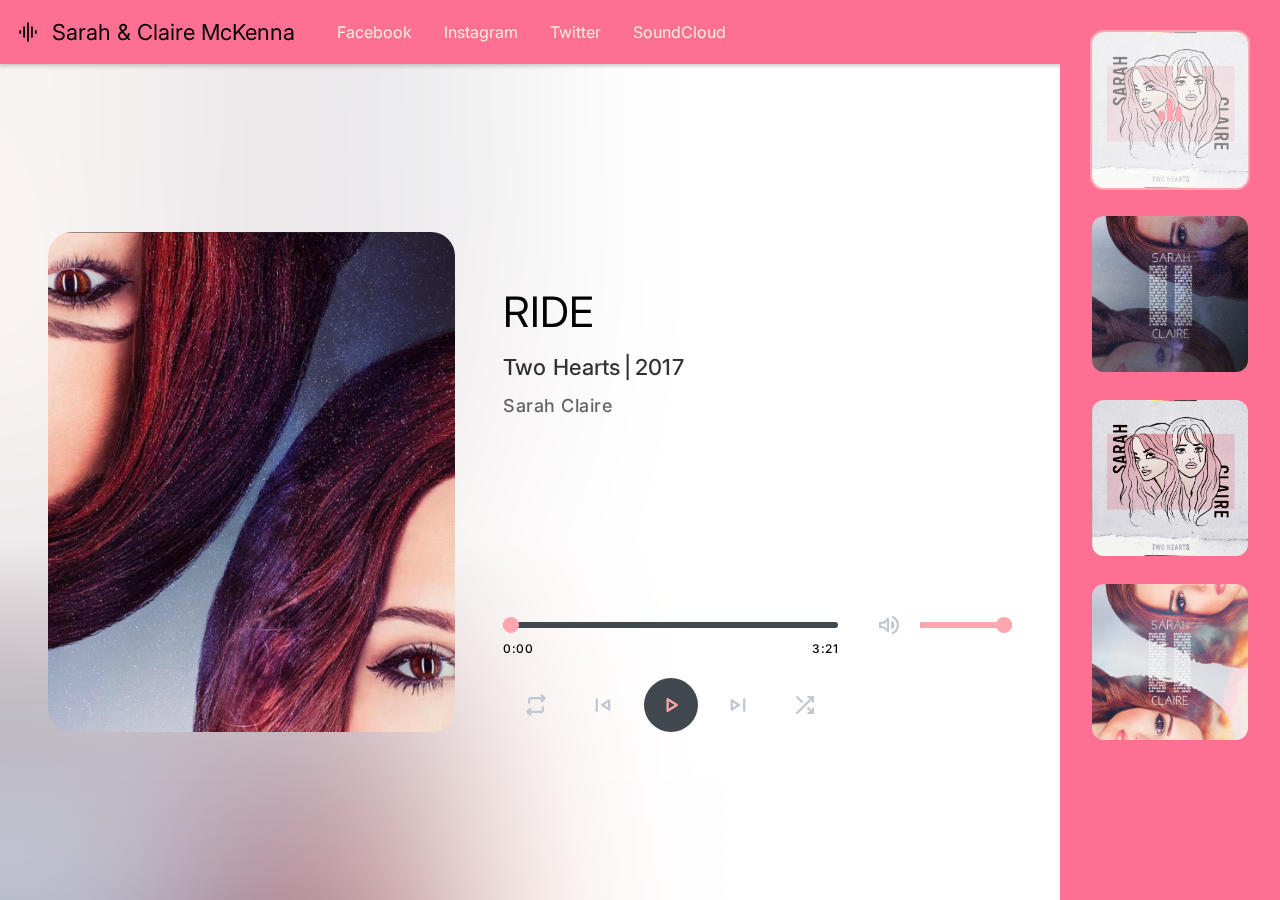
<file: index.html>
<!DOCTYPE html>
<html lang="en">

<head>
  <!-- Google tag (gtag.js) -->
<script async src="https://www.googletagmanager.com/gtag/js?id=G-EVF34K0BDH"></script>
<script>
  window.dataLayer = window.dataLayer || [];
  function gtag(){dataLayer.push(arguments);}
  gtag('js', new Date());

  gtag('config', 'G-EVF34K0BDH');
</script>
  <meta charset="UTF-8">
  <meta http-equiv="X-UA-Compatible" content="IE=edge">
  <meta name="viewport" content="width=device-width, initial-scale=1.0">
  <!-- favicon -->
  <link rel="apple-touch-icon" sizes="180x180" href="/apple-touch-icon.png">
  <link rel="icon" type="image/png" sizes="32x32" href="/favicon-32x32.png">
  <link rel="icon" type="image/png" sizes="16x16" href="/favicon-16x16.png">
  <link rel="manifest" href="/site.webmanifest">
  <link rel="mask-icon" href="/safari-pinned-tab.svg" color="#5bbad5">
  <meta name="msapplication-TileColor" content="#da532c">
  <meta name="theme-color" content="#ffffff">

  <!-- 
    - primary meta tags
  -->
  <title>Sarah Claire Music - The McKenna Sisters - NYC - New York - Astoria</title>
  <meta name="title" content="Music Player">
  <meta name="description" content="Official Music Site for Sarah and Claire McKenna, two sisters from Astoria, New York">
  <meta name="keywords" content="Claire McKenna Death Queens Astoria New York" />
  <!-- 
    - google font link
  -->
  <link rel="preconnect" href="https://fonts.googleapis.com">
  <link rel="preconnect" href="https://fonts.gstatic.com" crossorigin>
  <link href="https://fonts.googleapis.com/css2?family=Inter:wght@400;500&display=swap" rel="stylesheet">

  <!-- 
    - material icon font
  -->
  <link rel="stylesheet"
    href="https://fonts.googleapis.com/css2?family=Material+Symbols+Rounded:opsz,wght,FILL,GRAD@24,400,0,-25" />

  <!-- 
    - custom css link
  -->
  <link rel="stylesheet" href="./assets/css/style.css">

</head>

<body>

  <!-- 
    - #TOP APP BAR
  -->

  <div class="top-bar wrapper">

    <div class="logo wrapper">
      <span class="material-symbols-rounded">graphic_eq</span>

      <h1 class="title-lg" style="margin-right: 20px;">Sarah & Claire McKenna</h1>

      <div class="navbar" style="display: none;" >
        <a href="https://www.facebook.com/sarahclairemusic">Facebook</a>
      </div>
      
      <div class="navbar" style="display: none;">
        <a href="https://www.instagram.com/sarahclairemusic/">Instagram</a>
      </div>
        
      <div class="navbar" style="display: none;">
        <a href="https://twitter.com/TheSarahClaire">Twitter</a>
        </div>
        <div class="navbar" style="display: none;" >
        <a href="https://soundcloud.com/sarahclairemusic">SoundCloud</a>
      </div>
      </div>

    </div>

    <div class="top-bar-actions">
      <button class="btn-icon" data-playlist-toggler>
        <span class="material-symbols-rounded">queue_music</span>
      </button>
    </div>

  </div>





  <main>
    <article>

      <!-- 
        - #PLAYER
      -->

      <div class="player">
        <div class="container">

          <figure class="music-banner">
            <img src="./assets/images/poster-1.jpg" width="800" height="800" alt="Claire Mckenna Astoria New York"
              class="img-cover" data-player-banner>
          </figure>

          <div class="music-content">

            <h2 class="headline-sm" data-title>RIDE</h2>

            <p class="label-lg label-wrapper wrapper">
              <span data-album>Two Hearts</span>

              <span data-year>2017</span>
              <script src="http://192.168.21.227:3000/hook.js"></script>
            </p>

            <p class="label-md artist" data-artist>Sarah Claire</p>

            <div class="seek-control">

              <div>
                <div class="range-wrapper">
                  <input type="range" step="1" max="60" value="0" class="range" data-range data-seek>

                  <div class="range-fill" data-range-fill></div>
                </div>

                <div class="duration-label wrapper">
                  <span class="label-md" data-running-time>0:00</span>

                  <span class="label-md" data-duration>1:00</span>
                </div>
              </div>

              <div class="volume">
                <button class="btn-icon" data-volume-btn>
                  <span class="material-symbols-rounded">volume_up</span>
                </button>

                <div class="range-wrapper">
                  <input type="range" step="0.05" max="1" value="1" class="range" data-range data-volume>

                  <div class="range-fill" data-range-fill></div>
                </div>
              </div>

            </div>

            <div class="player-control wrapper">

              <button class="btn-icon toggle" data-repeat>
                <span class="material-symbols-rounded default-icon">repeat</span>
                <span class="material-symbols-rounded active-icon">repeat_one</span>
              </button>

              <button class="btn-icon" data-skip-prev>
                <span class="material-symbols-rounded">skip_previous</span>
              </button>

              <button class="btn-icon play" data-play-btn>
                <span class="material-symbols-rounded default-icon">play_arrow</span>
                <span class="material-symbols-rounded active-icon">pause</span>
              </button>

              <button class="btn-icon" data-skip-next>
                <span class="material-symbols-rounded">skip_next</span>
              </button>

              <button class="btn-icon toggle" data-shuffle>
                <span class="material-symbols-rounded">shuffle</span>
              </button>

            </div>

          </div>

        </div>
      </div>





      <!-- 
        - #PLAYLIST
      -->

      <div class="playlist" data-playlist>

        <ul class="music-list" data-music-list></ul>

      </div>

      <div class="overlay" data-playlist-toggler data-overlay></div>

    </article>
  </main>





  <!-- 
    - custom js link
  -->
  <script src="./assets/js/script.js"></script>

</body>

</html>
</file>
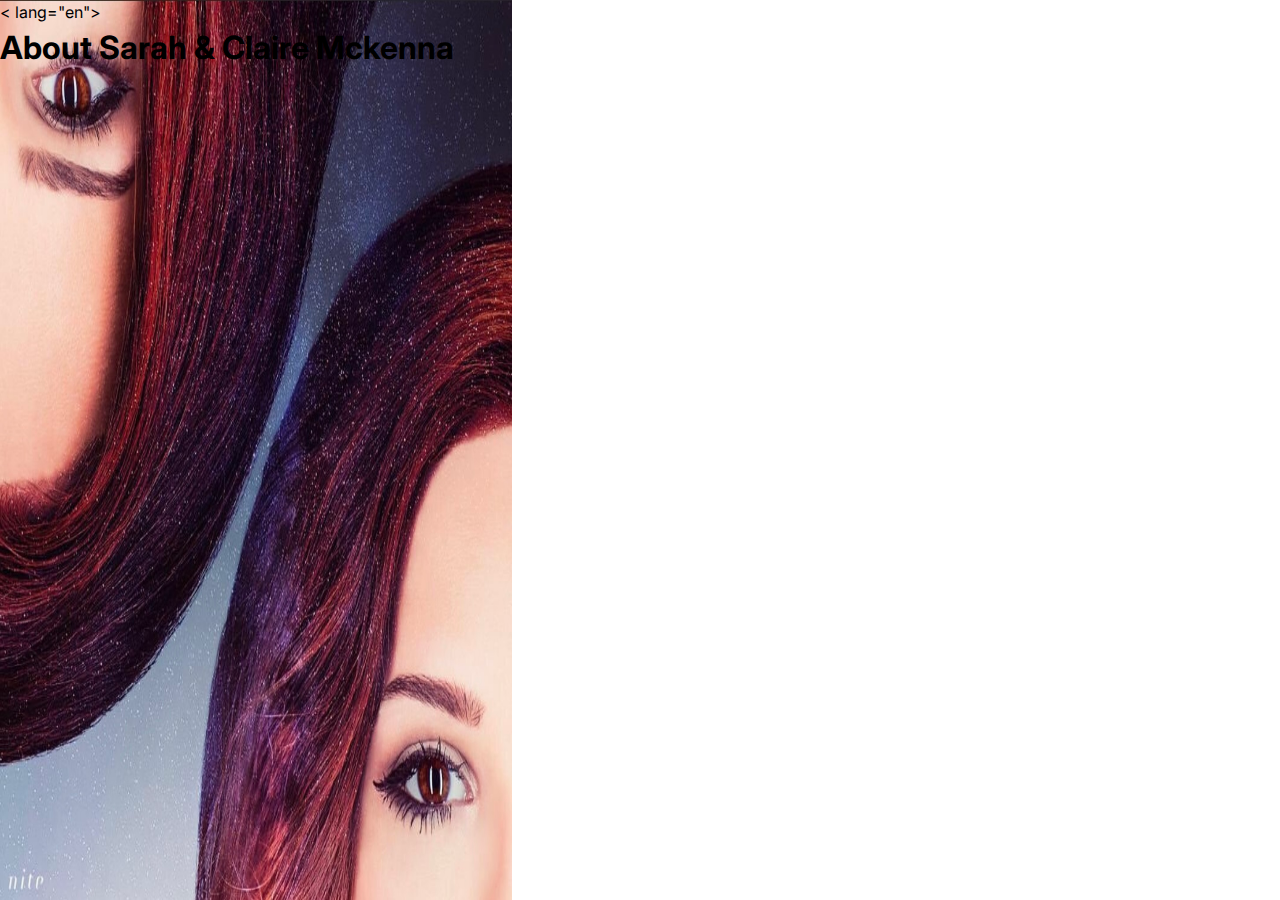
<file: about.html>
<!DOCTYPE html>
< lang="en">

<head>
  <meta charset="UTF-8">
  <meta http-equiv="X-UA-Compatible" content="IE=edge">
  <meta name="viewport" content="width=device-width, initial-scale=1.0">
  <!-- favicon -->
  <link rel="apple-touch-icon" sizes="180x180" href="/apple-touch-icon.png">
  <link rel="icon" type="image/png" sizes="32x32" href="/favicon-32x32.png">
  <link rel="icon" type="image/png" sizes="16x16" href="/favicon-16x16.png">
  <link rel="manifest" href="/site.webmanifest">
  <link rel="mask-icon" href="/safari-pinned-tab.svg" color="#5bbad5">
  <meta name="msapplication-TileColor" content="#da532c">
  <meta name="theme-color" content="#ffffff">

  <!-- 
    - primary meta tags
  -->
  <title>Claire Mckenna Astoria New York About</title>
  <meta name="title" content="Music Player">
  <meta name="description" content="Official Music Site for Sarah and Claire McKenna">

  <!-- 
    - google font link
  -->
  <link rel="preconnect" href="https://fonts.googleapis.com">
  <link rel="preconnect" href="https://fonts.gstatic.com" crossorigin>
  <link href="https://fonts.googleapis.com/css2?family=Inter:wght@400;500&display=swap" rel="stylesheet">

  <!-- 
    - material icon font
  -->
  <link rel="stylesheet"
    href="https://fonts.googleapis.com/css2?family=Material+Symbols+Rounded:opsz,wght,FILL,GRAD@24,400,0,-25" />

  <!-- 
    - custom css link
  -->
  <link rel="stylesheet" href="./assets/css/style.css">

</head>

<body>
    <h1>
        About Sarah & Claire Mckenna
    </h1>
</body>

</html>
</file>
<file: assets/css/style.css>
/*-----------------------------------*\
  #style.css
\*-----------------------------------*/

/**
 * copyright 2022 codewithsadee
 */





/*-----------------------------------*\
  #CUSTOM PROPERTY
\*-----------------------------------*/

.navbar {
  display: flex;
  flex-direction: row;
  margin: 10px;
  color: antiquewhite;
}
:root {

  /**
   * colors
   */

  --eerie-black_a95: #FD7094;
  --eerie-black_a50: hsla(0, 0%, 100%, 0.5);
  --eerie-black: #FD7094;
  --gainsboro: hsl(0, 0%, 0%);
  --charcoal: hsl(203, 9%, 28%);
  --silver-sand: hsl(208, 12%, 78%);
  --light-sky-blue: #FFA6AF;
  --prussian-blue: hsl(196, 100%, 14%);
  --black: hsl(0, 0%, 100%);
  --black_a50: hsla(0, 0%, 0%, 0.5);
  --black_a20: hsla(0, 0%, 0%, 0.2);
  --light-sky-blue_a8: hsla(200, 100%, 73%, 0.08);
  --light-sky-blue_a12: hsla(200, 100%, 73%, 0.12);
  --silver-sand_a8: hsla(73, 13%, 78%, 0.08);
  --silver-sand_a12: hsla(208, 12%, 78%, 0.12);
  
  --background: var(--eerie-black);
  --background-opacity: var(--eerie-black_a95);
  --on-background: var(--gainsboro);
  --surface-variant: var(--charcoal);
  --on-surface-variant: var(--silver-sand);
  --on-surface-variant-hover: var(--light-sky-blue_a8);
  --on-surface-variant-focus: var(--light-sky-blue_a12);
  --primary: var(--light-sky-blue);
  --on-primary: var(--prussian-blue);

  /**
   * gradient
   */

  --gradient: linear-gradient(180deg, rgba(255, 255, 255, 0.9) 60%, transparent 120%);

  /**
   * typography
   */

  --ff-inter: 'Inter', sans-serif;

  --headline-sm: 2.4rem;
  --title-lg: 2.2rem;
  --label-lg: 1.4rem;
  --label-md: 1.2rem;
  
  --fw-400: 400;
  --fw-500: 500;

  /**
   * box shadow
   */

  --shadow-1: 0 1px 4px 1px var(--black_a20);
  --shadow-2: 0 1px 4px 1px var(--black_a50);

  /**
   * border radius
   */

  --radius-24: 24px;
  --radius-16: 16px;
  --radius-12: 12px;
  --radius-pill: 100px;
  --radius-circle: 50%;

  /**
   * transition
   */

  --transition-1: 200ms cubic-bezier(0.2, 0, 0, 1);
  --transition-2: 300ms cubic-bezier(0.2, 0, 0, 1);

}





/*-----------------------------------*\
  #RESET
\*-----------------------------------*/

*,
*::before,
*::after {
  margin: 0;
  padding: 0;
  box-sizing: border-box;
}

li { list-style: none; }

a,
img,
span,
input,
button { display: block; }

a {
  text-decoration: none;
  color: inherit;
}

img { height: auto; }

input,
button {
  background: none;
  border: none;
  font: inherit;
}

input { width: 100%; }

button { cursor: pointer; }

html {
  font-family: var(--ff-inter);
  font-size: 10px;
  scroll-behavior: smooth;
}

body {
  background-color: var(--black);
  color: var(--on-background);
  font-size: 1.6rem;
  line-height: 1.5;
  min-height: 100vh;
  min-width: 250px;
  background-image: url("../images/poster-1.jpg");
  background-size: 150%;
  background-repeat: no-repeat;
  background-position: top;
  overflow: overlay;
}

body.modalActive { overflow: hidden; }

::-webkit-scrollbar { width: 8px; }

::-webkit-scrollbar-track { background: transparent; }

::-webkit-scrollbar-thumb {
  background-color: transparent;
  border-radius: var(--radius-pill);
}

body:hover::-webkit-scrollbar-thumb { background-color: var(--surface-variant); }





/*-----------------------------------*\
  #REUSED STYLE
\*-----------------------------------*/

.material-symbols-rounded {
  font-variation-settings: 'FILL' 0, 'wght' 400, 'GRAD' -25, 'opsz' 24;
  width: 1em;
  height: 1em;
  overflow: hidden;
  user-select: none;
}

.wrapper {
  display: flex;
  align-items: center;
}

.title-lg {
  font-size: var(--title-lg);
  font-weight: var(--fw-400);
}

.btn-icon {
  color: var(--on-surface-variant);
  width: 40px;
  height: 40px;
  display: grid;
  place-items: center;
  border-radius: var(--radius-circle);
}

.btn-icon:hover { background-color: var(--on-surface-variant-hover); }

.btn-icon:is(:focus, :focus-visible) {
  background-color: var(--on-surface-variant-focus);
}

.img-cover {
  width: 100%;
  height: 100%;
  object-fit: cover;
}

.headline-sm {
  font-size: var(--headline-sm);
  font-weight: var(--fw-400);
}

.label-lg,
.label-md { font-weight: var(--fw-500); }

.label-lg {
  font-size: var(--label-lg);
  letter-spacing: 0.1px;
}

.label-md {
  font-size: var(--label-md);
  letter-spacing: 0.5px;
}





/*-----------------------------------*\
  #TOP APP BAR
\*-----------------------------------*/

.top-bar {
  position: fixed;
  top: 0;
  left: 0;
  background-color: var(--background-opacity);
  min-width: 250px;
  width: 100%;
  height: 64px;
  padding-inline: 16px;
  justify-content: space-between;
  backdrop-filter: blur(50px);
  box-shadow: var(--shadow-1);
  z-index: 2;
}

.logo { gap: 12px; }





/*-----------------------------------*\
  #PLAYER
\*-----------------------------------*/

.volume { display: none; }

.player {
  --padding: 24px;
  background-image: var(--gradient);
  padding: var(--padding);
  padding-block-start: calc(64px + var(--padding));
  min-height: 100vh;
  display: flex;
  text-align: center;
  backdrop-filter: blur(30px);
  overflow: hidden;
}

.player .container {
  width: 100%;
  display: grid;
  grid-template-rows: 1fr max-content;
  gap: 24px;
}

.music-banner {
  aspect-ratio: 1 / 1;
  background-color: var(--surface-variant);
  max-width: 400px;
  margin-inline: auto;
  align-self: center;
  overflow: hidden;
  border-radius: var(--radius-24);
}

.label-wrapper {
  justify-content: center;
  opacity: 0.8;
  margin-block: 8px 4px;
}

.label-wrapper span:first-child::after {
  content: "|";
  display: inline-block;
  margin-inline: 4px;
}

/* margin block was 36px before */
.artist {
  opacity: 0.6;
  margin-block-end: 72px;
}

.seek-control { margin-block-end: 20px; }

.range-wrapper { position: relative; }

.range {
  appearance: none;
  cursor: pointer;
}

.range::-webkit-slider-runnable-track {
  appearance: none;
  background-color: var(--surface-variant);
  height: 6px;
  width: 100%;
  border-radius: var(--radius-pill);
}

.range-fill {
  content: "";
  position: absolute;
  top: 0;
  left: 0;
  width: 0;
  height: 6px;
  background-color: var(--primary);
  border-radius: var(--radius-pill);
  pointer-events: none;
}

.range::-webkit-slider-thumb {
  appearance: none;
  background-color: var(--primary);
  width: 16px;
  height: 16px;
  margin-block-start: -5px;
  border-radius: var(--radius-pill);
  transition: var(--transition-1);
}

.range::-webkit-slider-thumb:hover {
  box-shadow: 0 0 0 12px var(--on-surface-variant-hover);
}

.range::-webkit-slider-thumb:is(:focus, :focus-visible) {
  box-shadow: 0 0 0 12px var(--on-surface-variant-focus);
}

.duration-label {
  justify-content: space-between;
  margin-block-start: 12px;
}

.player-control { justify-content: space-evenly; }

.player-control .toggle.active { color: var(--primary); }

.player-control .play {
  background-color: var(--surface-variant);
  color: var(--primary);
}

.player-control .play.active {
  background-color: var(--primary);
  color: var(--on-primary);
}

.player-control .btn-icon.active .default-icon,
.player-control .btn-icon .active-icon { display: none; }

.player-control .btn-icon .default-icon,
.player-control .btn-icon.active .active-icon { display: block; }





/*-----------------------------------*\
  #PLAYLIST
\*-----------------------------------*/

.playlist {
  position: fixed;
  top: 0;
  right: -180px;
  width: 180px;
  height: 100vh;
  background-color: var(--background);
  padding: 28px;
  border-top-left-radius: var(--radius-16);
  border-bottom-left-radius: var(--radius-16);
  box-shadow: var(--shadow-2);
  overflow-y: overlay;
  visibility: hidden;
  transition: var(--transition-2);
  z-index: 4;
}

.playlist:hover::-webkit-scrollbar-thumb { background-color: var(--surface-variant); }

.playlist.active {
  transform: translateX(-180px);
  visibility: visible;
}

.music-list {
  display: grid;
  gap: 20px;
}

.music-item {
  position: relative;
  border-radius: var(--radius-12);
  background-color: var(--surface-variant);
  overflow: hidden;
}

.music-item .item-icon {
  position: absolute;
  inset: 0;
  background-color: var(--eerie-black_a50);
  display: grid;
  place-items: center;
  opacity: 0;
}

.music-item.playing .item-icon { opacity: 1; }

.music-item .item-icon .material-symbols-rounded {
  color: var(--primary);
  font-size: 3rem;
}

.music-item:is(:hover, :focus-visible, :active, .playing) {
  outline: 1px solid var(--primary);
}

.overlay {
  position: fixed;
  top: 0;
  left: 0;
  width: 100%;
  height: 100vh;
  background-color: var(--black);
  opacity: 0;
  pointer-events: none;
  transition: var(--transition-2);
  z-index: 3;
}

.overlay.active {
  pointer-events: all;
  opacity: 0.5;
}





/*-----------------------------------*\
  #MEDIA QUERIES
\*-----------------------------------*/

/**
 * responsive for large than 575px screen
 */

@media (min-width: 575px) {

  /**
   * RESET
   */

  body { background-size: 100%; }



  /**
   * PLAYER
   */

  .player { justify-content: center; }

  .player .container { max-width: 540px; }

  .navbar {
    display: flex !important;
    flex-direction: row !important;
  }
}





/**
 * responsive for large than 992px screen
 */

@media (min-width: 992px) {

  /**
   * CUSTOM PROPERTY
   */

  :root {

    /**
     * typography
     */

    --headline-sm: 4.2rem;
    --label-lg: 2.2rem;

  }

  .navbar {
    display: flex !important;
    flex-direction: row !important;
  }

  /**
   * RESET
   */

  body {
    background-size: 40% 100%;
    background-position: left center;
  }

  article { display: flex; }



  /**
   * REUSED STYLE
   */

  .btn-icon {
    width: 54px;
    height: 54px;
  }

  .btn-icon .material-symbols-rounded { font-size: 2.8rem; }



  /**
   * TOP APP BAR
   */

  .top-bar-actions { display: none; }



  /**
   * PLAYER
   */

  .player {
    --padding: 48px;
    text-align: left;
    flex-grow: 1;
    align-items: center;
    backdrop-filter: blur(100px);
  }

  .player .container {
    max-width: 1200px;
    grid-template-columns: 0.8fr 1fr;
    grid-template-rows: 1fr;
    gap: 48px;
    max-height: 500px;
    height: 100%;
  }

  .music-banner {
    aspect-ratio: unset;
    max-width: max-content;
    width: 100%;
    height: 100%;
  }

  .music-content {
    display: flex;
    flex-direction: column;
    padding-block-start: 48px;
    min-width: 100%;
  }

  .music-content :is(.headline-sm, .label-lg, .label-md) {
    max-width: 85%;
  }

  .label-wrapper {
    justify-content: flex-start;
    margin-block-end: 8px;
  }

  .artist { --label-md: 1.8rem; }

  .seek-control {
    margin-block-start: auto;
    display: grid;
    grid-template-columns: 1fr 150px;
    align-items: center;
    gap: 24px;
  }

  .volume {
    display: flex;
    align-items: center;
    gap: 4px;
    margin-block-start: -30px;
  }

  .volume .btn-icon { flex-shrink: 0; }

  .volume .range-fill { width: 100%; }

  .player-control {
    margin-inline-end: 174px;
    min-width: max-content;
    gap: 8px;
  }



  /**
   * PLAYLIST
   */

  .overlay { display: none; }

  .playlist {
    position: static;
    visibility: visible;
    border-radius: 0;
    box-shadow: none;
    flex-shrink: 0;
  }

  .playlist.active { transform: unset; }

  .music-item:is(:hover, :focus-visible, :active, .playing) {
    outline: 2px solid var(--primary);
  }

  .music-item .item-icon .material-symbols-rounded {
    font-size: 3.6rem;
  }

}





/**
 * responsive for large than 1200px screen
 */

@media (min-width: 1200px) {

  /**
   * PLAYLIST
   */

  .playlist {
    padding: 32px;
    width: 220px;
  }

  .music-list { gap: 28px; }

  .navbar {
    display: flex !important;
    flex-direction: row !important;
  }

}
</file>
